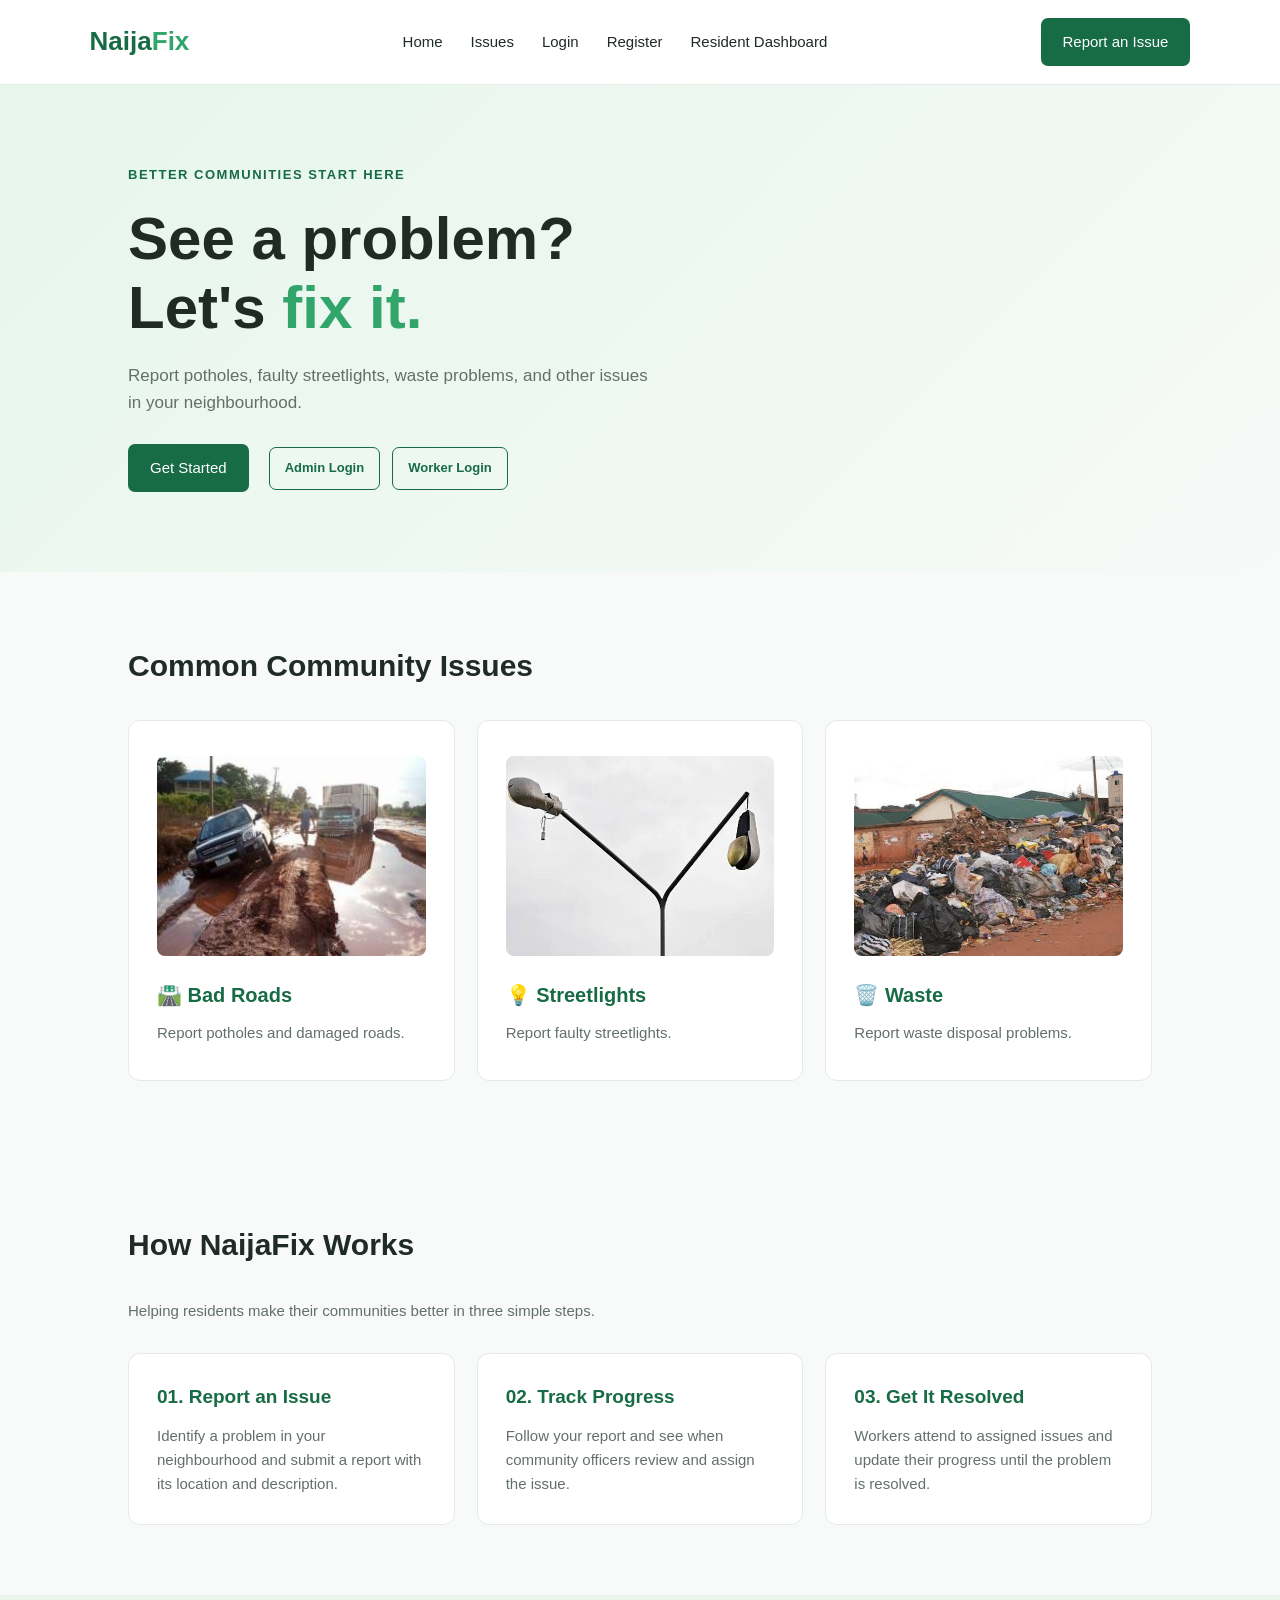
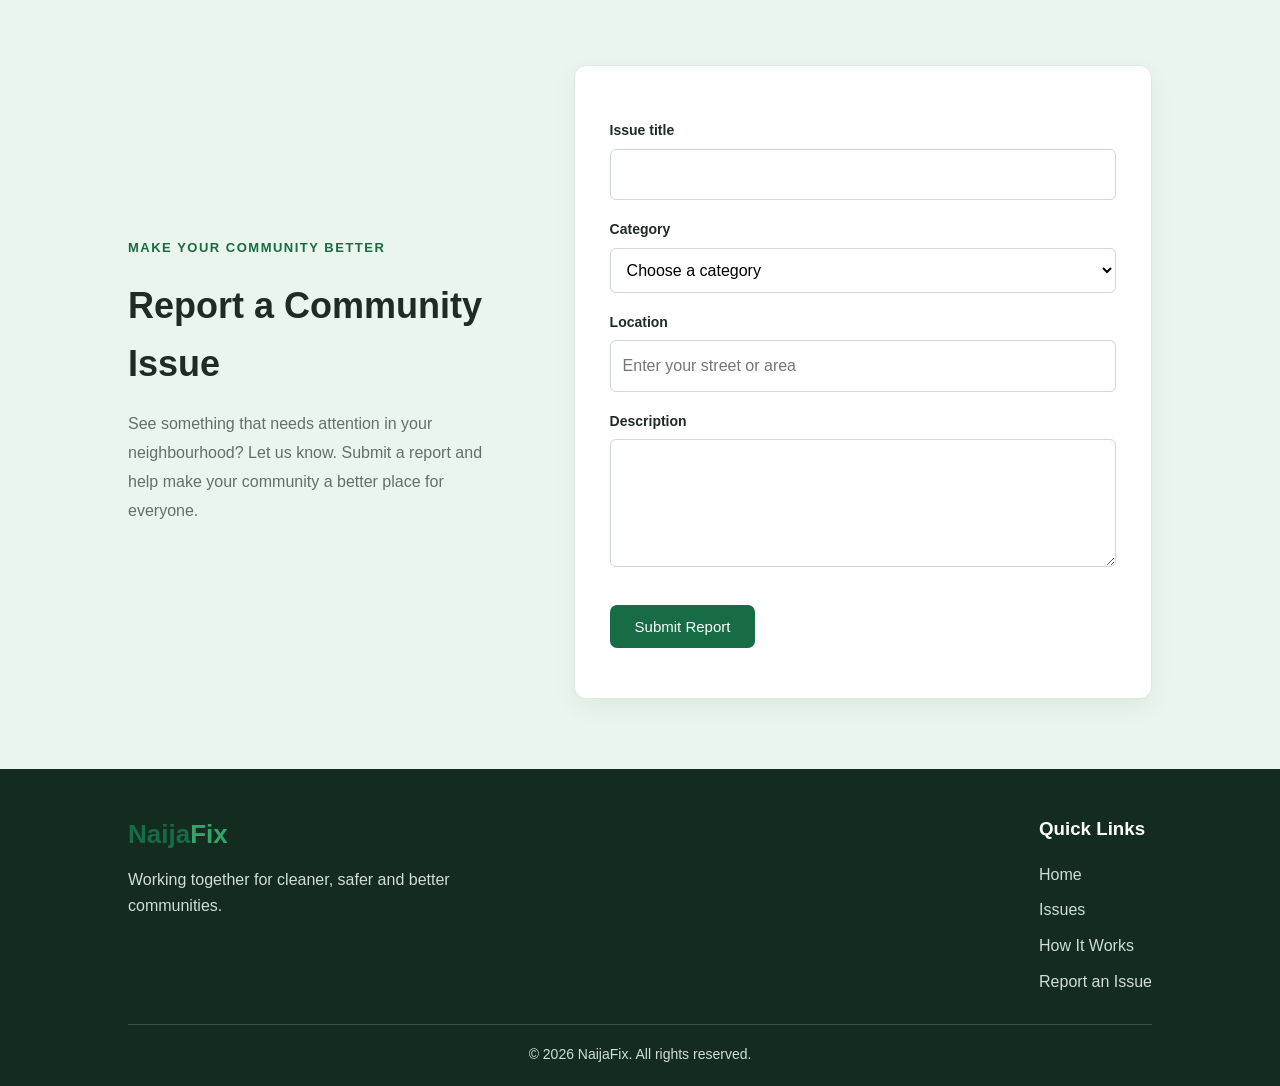
<file: index.html>
<!DOCTYPE html>
<html lang="en">
<head>
    <meta charset="UTF-8">
    <meta name="viewport" content="width=device-width, initial-scale=1.0">
    <title>NaijaFix Community Issues</title>
    <link rel="stylesheet" href="style.css">
    <script src="script.js" defer></script>
</head>
<body>

    <header class="header">
        <nav class="navbar">
            <a href="#" class="logo">Naija<span>Fix</span></a>
            <button class="menu-toggle" aria-label="Open navigation menu"
    aria-expanded="false" aria-controls="nav-links">
    ☰
</button>

            <ul class="nav-links" id="nav-links">
                <li><a href="#home">Home</a></li>
                <li><a href="#issues">Issues</a></li>
                <li><a href="pages/login.html">Login</a></li>
                <li><a href="pages/register.html">Register</a></li>
                <li><a href="pages/For_resident.html">Resident Dashboard</a></li>
            </ul>

            <a href="#report" class="btn">Report an Issue</a>
        </nav>
    </header>

    <main>
        <section class="hero" id="home">
            <div class="hero-content">
                <p class="eyebrow">BETTER COMMUNITIES START HERE</p>
                <h1>See a problem?<br>Let's <span>fix it.</span></h1>

                <p>
                    Report potholes, faulty streetlights, waste problems,
                    and other issues in your neighbourhood.
                </p>

               <div class="hero-actions">
    <a href="pages/register.html" class="btn">Get Started</a>

    <div class="staff-login">
        <a href="pages/admin.html">Admin Login</a>
        <a href="pages/workers.html">Worker Login</a>
    </div>
</div>

        </section>

        <section class="issues" id="issues">
            <h2>Common Community Issues</h2>

            <div class="issue-grid">
                <article class="issue-card">
                    <img src="./images/bad-road.jpeg" alt="">
                    <h3>🛣️ Bad Roads</h3>
                    <p>Report potholes and damaged roads.</p>
                </article>

                <article class="issue-card">
                    <img src="./images/streetlight.jpg" alt="">
                    <h3>💡 Streetlights</h3>
                    <p>Report faulty streetlights.</p>
                </article>

                <article class="issue-card">
                    <img src="./images/images (1).jpg" alt="">
                    <h3>🗑️ Waste</h3>
                    <p>Report waste disposal problems.</p>
                </article>
            </div>
        </section>

        <section class="how-it-works" id="how-it-works">
    <h2>How NaijaFix Works</h2>
    <p class="section-description">
        Helping residents make their communities better in three simple steps.
    </p>

    <div class="steps-container">

        <article class="step-card">
            <h3>01. Report an Issue</h3>
            <p>
                Identify a problem in your neighbourhood and submit
                a report with its location and description.
            </p>
        </article>

        <article class="step-card">
            <h3>02. Track Progress</h3>
            <p>
                Follow your report and see when community officers
                review and assign the issue.
            </p>
        </article>

        <article class="step-card">
            <h3>03. Get It Resolved</h3>
            <p>
                Workers attend to assigned issues and update their
                progress until the problem is resolved.
            </p>
        </article>

    </div>
</section>

        <!-- <section class="report-section" id="report">
            <h2>Report an Issue</h2>

            <form id="report-form">
                <label for="title">Issue title</label>
                <input type="text" id="title" required>

                <label for="category">Category</label>
                <select id="category" required>
                    <option value="">Choose a category</option>
                    <option value="Roads">Bad Roads</option>
                    <option value="Streetlights">Streetlights</option>
                    <option value="Waste">Waste Management</option>
                    <option value="Water">Water Supply</option>
                    <option value="Other">Other</option>
                </select>

                <label for="location">Location</label>
                <input type="text" id="location" placeholder="Enter your street or area" required>

                <label for="description">Description</label>
                <textarea id="description" rows="4" required></textarea>

                <button type="submit" class="btn">Submit Report</button>
                <p id="form-message" aria-live="polite"></p>
            </form>
        </section> -->
        <section class="report-section" id="report">

    <div class="report-intro">
        <p class="eyebrow">MAKE YOUR COMMUNITY BETTER</p>
        <h2>Report a Community Issue</h2>
        <p>
            See something that needs attention in your neighbourhood?
            Let us know. Submit a report and help make your community
            a better place for everyone.
        </p>
    </div>

    <form id="report-form">
        <label for="title">Issue title</label>
        <input type="text" id="title" required>

        <label for="category">Category</label>
        <select id="category" required>
            <option value="">Choose a category</option>
            <option value="Roads">Bad Roads</option>
            <option value="Streetlights">Streetlights</option>
            <option value="Waste">Waste Management</option>
            <option value="Water">Water Supply</option>
            <option value="Other">Other</option>
        </select>

        <label for="location">Location</label>
        <input type="text" id="location"
            placeholder="Enter your street or area" required>

        <label for="description">Description</label>
        <textarea id="description" rows="4" required></textarea>

        <button type="submit" class="btn">Submit Report</button>
        <p id="form-message" aria-live="polite"></p>
    </form>

</section>

    </main>

    <footer class="footer">

    <div class="footer-content">

        <div class="footer-brand">
            <a href="#home" class="logo">Naija<span>Fix</span></a>
            <p>Working together for cleaner, safer and better communities.</p>
        </div>

        <div class="footer-links">
            <h3>Quick Links</h3>
            <a href="#home">Home</a>
            <a href="#issues">Issues</a>
            <a href="#how-it-works">How It Works</a>
            <a href="#report">Report an Issue</a>
        </div>

    </div>

    <div class="footer-bottom">
        <p>&copy; 2026 NaijaFix. All rights reserved.</p>
    </div>

</footer>

</div>
</body>
</html>
</file>
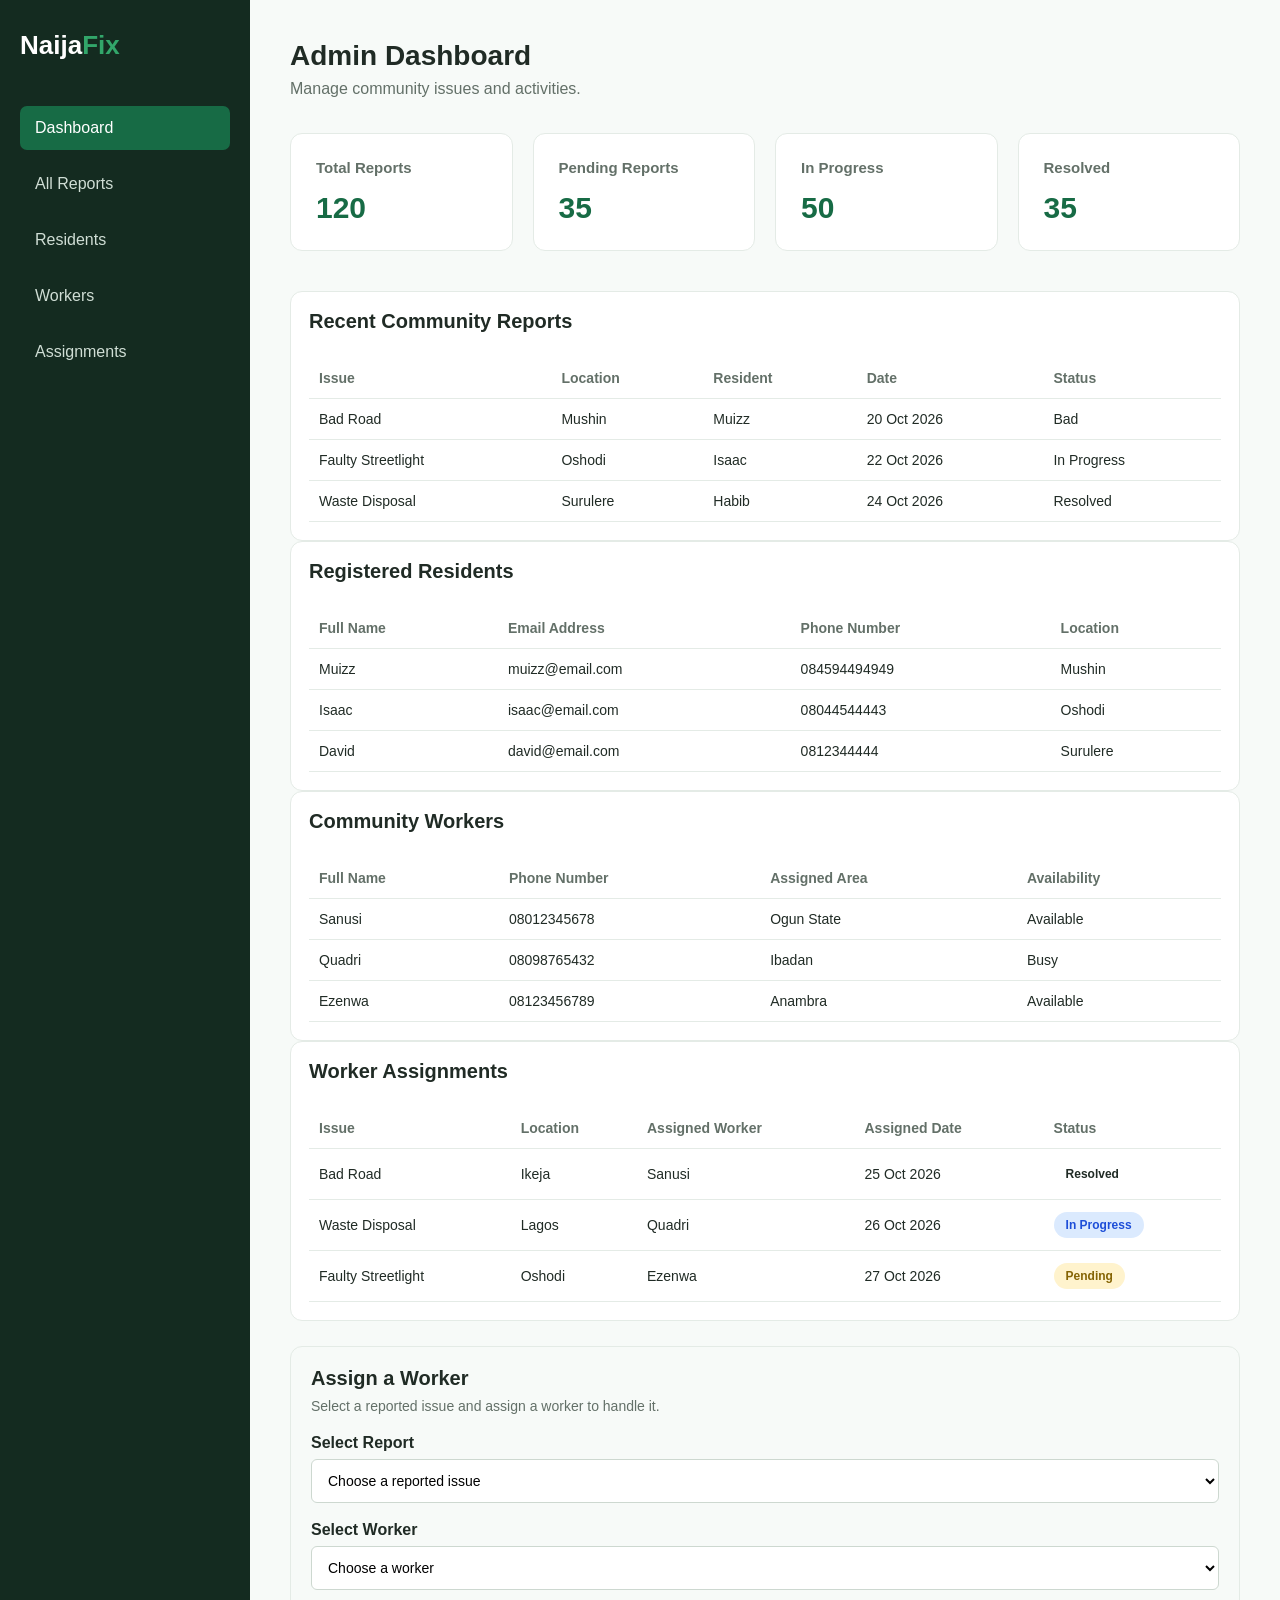
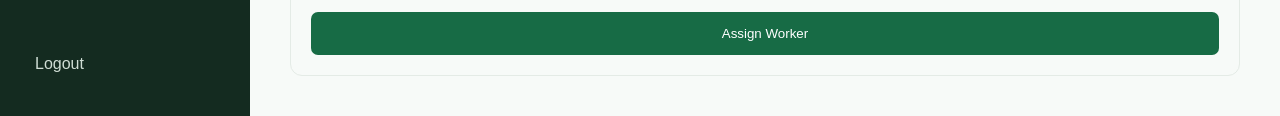
<file: pages/admin.html>
<!DOCTYPE html>
<html lang="en">
<head>
    <meta charset="UTF-8">
    <meta name="viewport" content="width=device-width, initial-scale=1.0">
    <title>Admin Dashboard | NaijaFix</title>
    <link rel="stylesheet" href="admin.css">
</head>
<body>

    <div class="admin-dashboard">

        <!-- SIDEBAR -->
        <aside class="sidebar">

            <a href="../index.html" class="logo">
                Naija<span>Fix</span>
            </a>

            <nav class="sidebar-nav">
                <a href="#" class="active">Dashboard</a>
                <a href="#all-reports">All Reports</a>
                <a href="#residents">Residents</a>
                <a href="#workers">Workers</a>
                <a href="#assignments">Assignments</a>
            </nav>

            <a href="../index.html" class="logout">Logout</a>

        </aside>

        <!-- MAIN CONTENT -->
        <main class="main-content">

            <header class="dashboard-header">
                <div>
                    <h1>Admin Dashboard</h1>
                    <p>Manage community issues and activities.</p>
                </div>
            </header>

            <!-- STATISTICS -->
            <section class="stats-container">

                <article class="stat-card">
                    <h3>Total Reports</h3>
                    <p>120</p>
                </article>

                <article class="stat-card">
                    <h3>Pending Reports</h3>
                    <p>35</p>
                </article>

                <article class="stat-card">
                    <h3>In Progress</h3>
                    <p>50</p>
                </article>

                <article class="stat-card">
                    <h3>Resolved</h3>
                    <p>35</p>
                </article>

            </section>

            <!-- RECENT REPORTS -->
            <section class="recent-reports" id="all-reports">

                <h2>Recent Community Reports</h2>

                <table>
                    <thead>
                        <tr>
                            <th>Issue</th>
                            <th>Location</th>
                            <th>Resident</th>
                            <th>Date</th>
                            <th>Status</th>
                        </tr>
                    </thead>

                    <tbody>
                        <tr>
                            <td>Bad Road</td>
                            <td>Mushin</td>
                            <td>Muizz</td>
                            <td>20 Oct 2026</td>
                            <td>Bad</td>
                        </tr>

                        <tr>
                            <td>Faulty Streetlight</td>
                            <td>Oshodi</td>
                            <td>Isaac</td>
                            <td>22 Oct 2026</td>
                            <td>In Progress</td>
                        </tr>

                        <tr>
                            <td>Waste Disposal</td>
                            <td>Surulere</td>
                            <td>Habib</td>
                            <td>24 Oct 2026</td>
                            <td>Resolved</td>
                        </tr>
                    </tbody>
                </table>

            </section>
            <section class="recent-reports" id="residents">
    <h2>Registered Residents</h2>

    <table>
        <thead>
            <tr>
                <th>Full Name</th>
                <th>Email Address</th>
                <th>Phone Number</th>
                <th>Location</th>
            </tr>
        </thead>

        <tbody>
            <tr>
                <td>Muizz</td>
                <td>muizz@email.com</td>
                <td>084594494949</td>
                <td>Mushin</td>
            </tr>

            <tr>
                <td>Isaac</td>
                <td>isaac@email.com</td>
                <td>08044544443</td>
                <td>Oshodi</td>
            </tr>

            <tr>
                <td>David</td>
                <td>david@email.com</td>
                <td>0812344444</td>
                <td>Surulere</td>
            </tr>
        </tbody>
    </table>
</section>
<section class="recent-reports" id="workers">
    <h2>Community Workers</h2>

    <table>
        <thead>
            <tr>
                <th>Full Name</th>
                <th>Phone Number</th>
                <th>Assigned Area</th>
                <th>Availability</th>
            </tr>
        </thead>

        <tbody>
            <tr>
                <td>Sanusi</td>
                <td>08012345678</td>
                <td>Ogun State</td>
                <td>Available</td>
            </tr>

            <tr>
                <td>Quadri</td>
                <td>08098765432</td>
                <td>Ibadan</td>
                <td>Busy</td>
            </tr>

            <tr>
                <td>Ezenwa</td>
                <td>08123456789</td>
                <td>Anambra</td>
                <td>Available</td>
            </tr>
        </tbody>
    </table>
</section>

<section class="recent-reports" id="assignments">
    <h2>Worker Assignments</h2>

    <table>
        <thead>
            <tr>
                <th>Issue</th>
                <th>Location</th>
                <th>Assigned Worker</th>
                <th>Assigned Date</th>
                <th>Status</th>
            </tr>
        </thead>

        <tbody>
            <tr>
                <td>Bad Road</td>
                <td>Ikeja</td>
                <td>Sanusi</td>
                <td>25 Oct 2026</td>
                <td><span class="status Resolved">Resolved</span></td>
            </tr>

            <tr>
                <td>Waste Disposal</td>
                <td>Lagos</td>
                <td>Quadri</td>
                <td>26 Oct 2026</td>
                <td><span class="status in-progress">In Progress</span></td>
            </tr>

            <tr>
                <td>Faulty Streetlight</td>
                <td>Oshodi</td>
                <td>Ezenwa</td>
                <td>27 Oct 2026</td>
                <td><span class="status pending">Pending</span></td>
            </tr>
        </tbody>
    </table>
</section>
    
<div class="assignment-form">
    <h2>Assign a Worker</h2>
    <p>Select a reported issue and assign a worker to handle it.</p>

    <form>
        <label for="report">Select Report</label>
        <select id="report" required>
            <option value="">Choose a reported issue</option>
            <option value="Bad Road - Ikeja">Bad Road - Ikeja</option>
            <option value="Waste Disposal - Ojota">Waste Disposal - Ojota</option>
            <option value="Faulty Streetlight - Maryland">Faulty Streetlight - Maryland</option>
        </select>

        <label for="worker">Select Worker</label>
        <select id="worker" required>
            <option value="">Choose a worker</option>
            <option value="Sanusi">Sanusi</option>
            <option value="Quadri">Quadri</option>
            <option value="Ezenwa">Ezenwa</option>
        </select>

        <button type="submit">Assign Worker</button>
    </form>
</div>

        </main>

    </div>

</body>
</html>
</file>
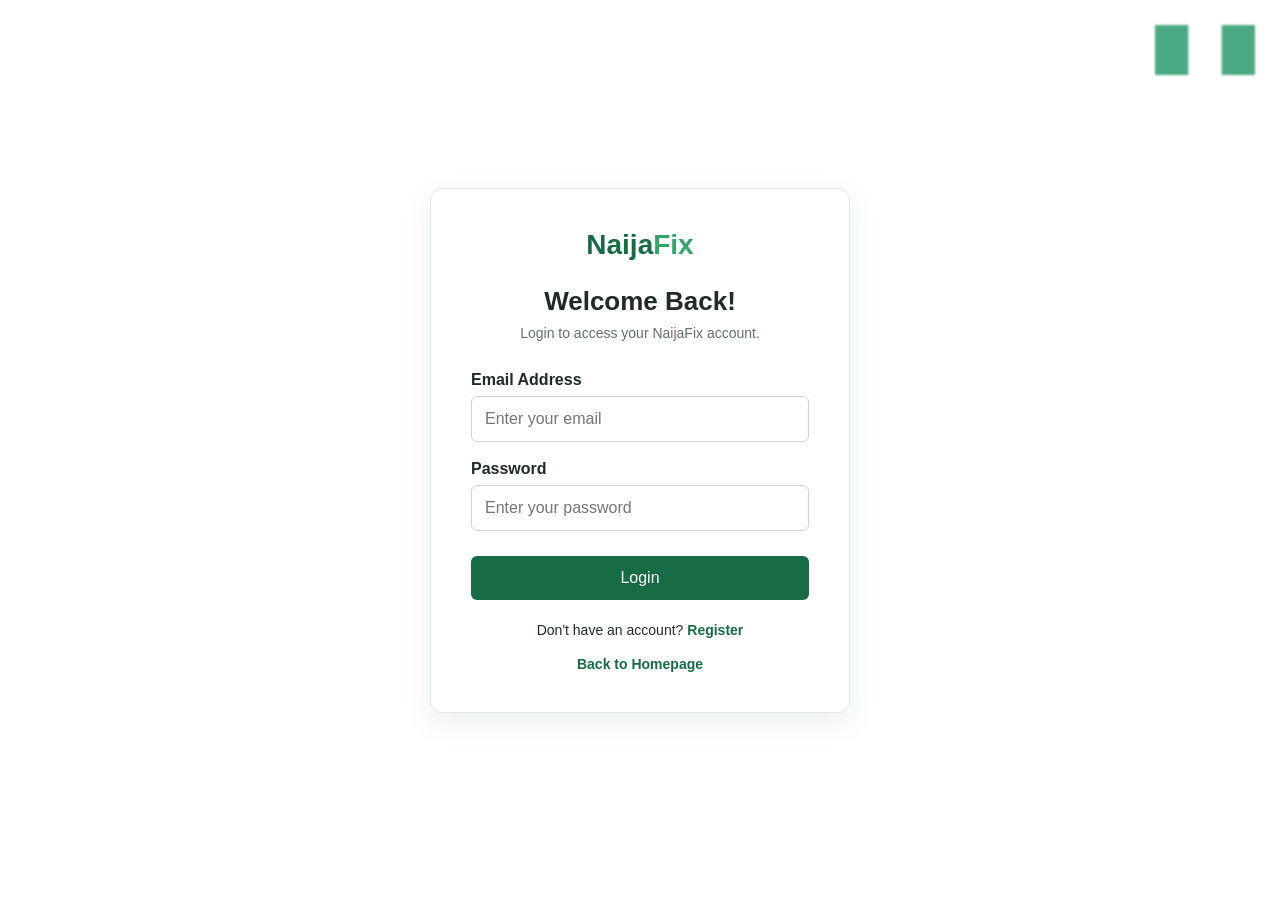
<file: pages/login.html>
<!DOCTYPE html>
<html lang="en">
<head>
    <meta charset="UTF-8">
    <meta name="viewport" content="width=device-width, initial-scale=1.0">
    <title>Login | NaijaFix</title>
    <link rel="stylesheet" href="login.css">
</head>
<body>
<img src="../images/Flag.png" alt="Flag" class="nigeria-flag"
style="background-image: url('../images/Flag.png'); background-size: cover; background-position: center; filter: blur(1px); opacity: 0.7; position: absolute; width: 100px; height: auto; top: 25px; right: 25px;">
    <div class="login-container">

        <div class="login-header">
            <a href="../index.html" class="logo">Naija<span>Fix</span></a>
            <h2>Welcome Back!</h2>
            <p>Login to access your NaijaFix account.</p>
        </div>

        <form>
            <label for="email">Email Address</label>
            <input type="email" id="email" placeholder="Enter your email" required>

            <label for="password">Password</label>
            <input type="password" id="password" placeholder="Enter your password" required
            minlength="8">

            <button type="submit">Login</button>
        </form>

        <p class="register-link">
            Don't have an account?
            <a href="register.html">Register</a>
        </p>

        <a href="../index.html" class="back-home">Back to Homepage</a>

    </div>

</body>
</html>
</file>
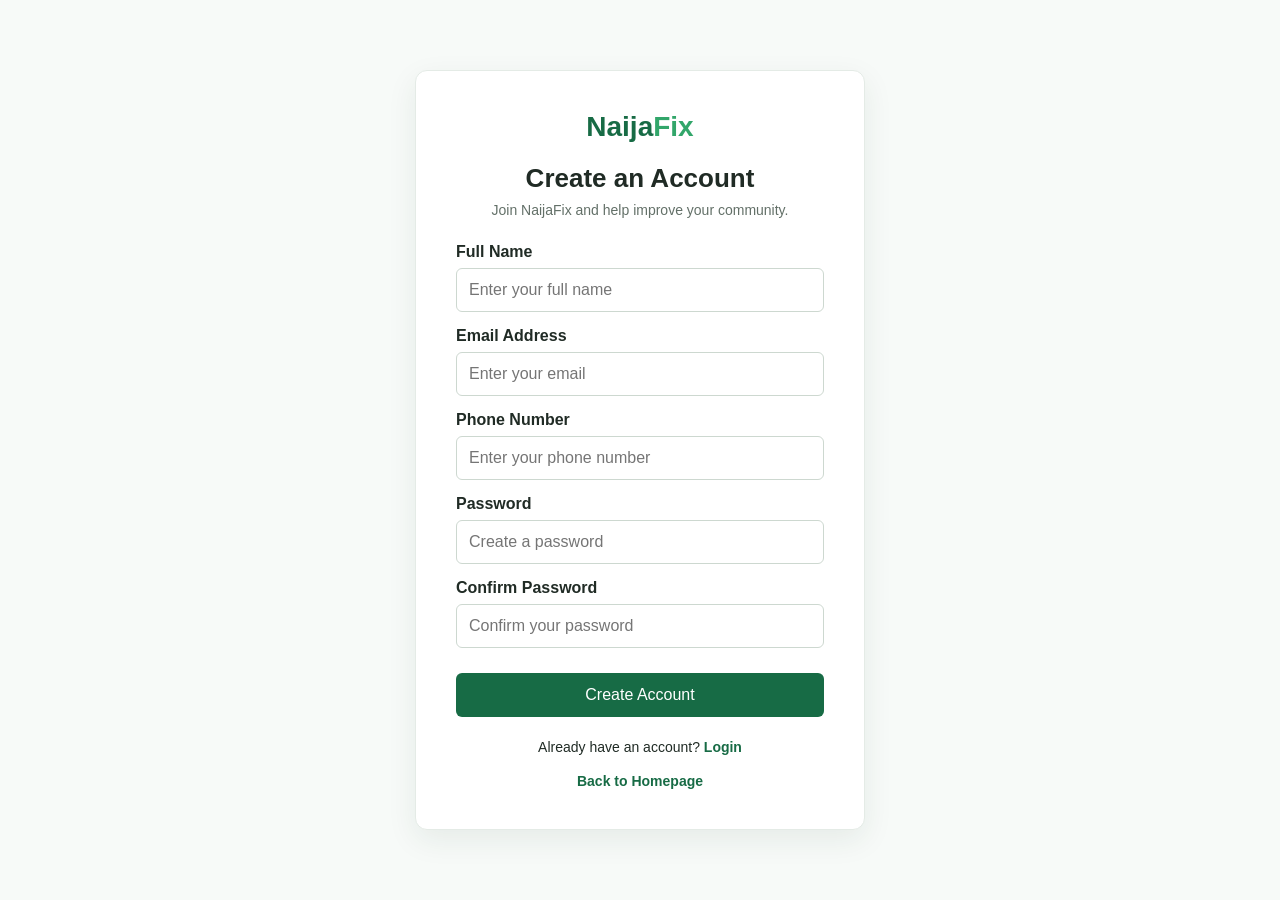
<file: pages/register.html>
<!DOCTYPE html>
<html lang="en">
<head>
    <meta charset="UTF-8">
    <meta name="viewport" content="width=device-width, initial-scale=1.0">
    <title>Register | NaijaFix</title>
    <link rel="stylesheet" href="register.css">
</head>
<body>

    <div class="register-container">

        <div class="register-header">
            <a href="../index.html" class="logo">Naija<span>Fix</span></a>
            <h2>Create an Account</h2>
            <p>Join NaijaFix and help improve your community.</p>
        </div>

        <form>
            <label for="fullname">Full Name</label>
            <input type="text" id="fullname" placeholder="Enter your full name" required>

            <label for="email">Email Address</label>
            <input type="email" id="email" placeholder="Enter your email" required>

            <label for="phone">Phone Number</label>
            <input type="tel" id="phone" placeholder="Enter your phone number" required>

            <label for="password">Password</label>
            <input type="password" id="password" placeholder="Create a password" minlength="8" required>

            <label for="confirm-password">Confirm Password</label>
            <input type="password" id="confirm-password" placeholder="Confirm your password">

            <button type="submit">Create Account</button>
        </form>

        <p class="login-link">
            Already have an account?
            <a href="login.html">Login</a>
        </p>

        <a href="../index.html" class="back-home">Back to Homepage</a>

    </div>

</body>
</html>
</file>
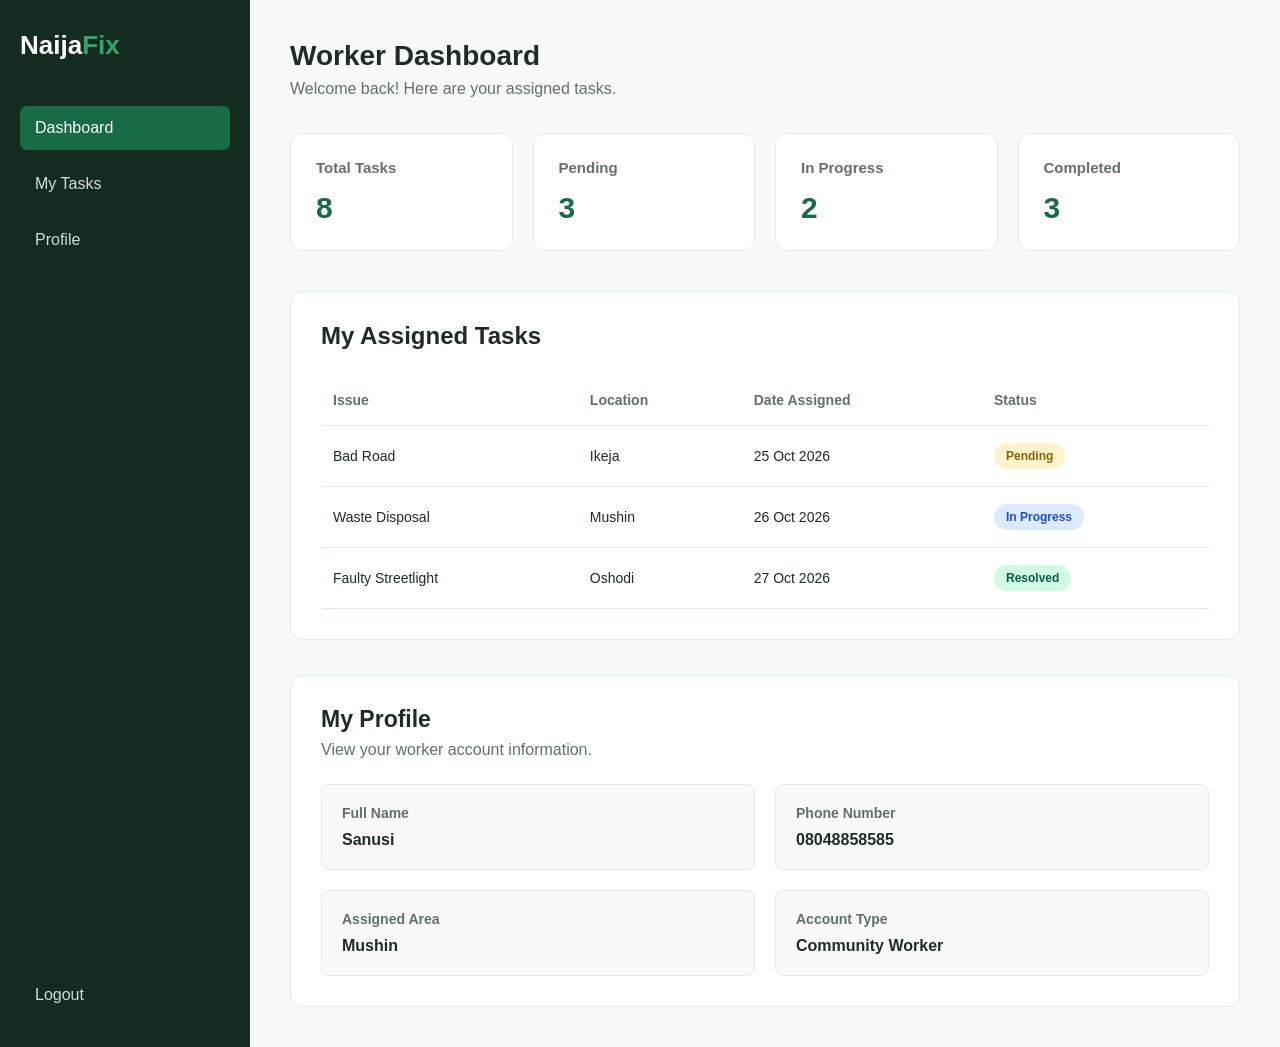
<file: pages/workers.html>
<!DOCTYPE html>
<html lang="en">
<head>
    <meta charset="UTF-8">
    <meta name="viewport" content="width=device-width, initial-scale=1.0">
    <title>Worker Dashboard | NaijaFix</title>
    <link rel="stylesheet" href="worker.css">
</head>
<body>

    <div class="worker-dashboard">

        <aside class="sidebar">
            <a href="../index.html" class="logo">Naija<span>Fix</span></a>

            <nav class="sidebar-nav">
                <a href="#dashboard" class="active">Dashboard</a>
                <a href="#my-tasks">My Tasks</a>
                <a href="#profile">Profile</a>
            </nav>

            <a href="../index.html" class="logout">Logout</a>
        </aside>

        <main class="main-content" id="dashboard">

            <header class="dashboard-header">
                <div>
                    <h1>Worker Dashboard</h1>
                    <p>Welcome back! Here are your assigned tasks.</p>
                </div>
            </header>

            <section class="stats-container">
                <article class="stat-card">
                    <h3>Total Tasks</h3>
                    <p>8</p>
                </article>

                <article class="stat-card">
                    <h3>Pending</h3>
                    <p>3</p>
                </article>

                <article class="stat-card">
                    <h3>In Progress</h3>
                    <p>2</p>
                </article>

                <article class="stat-card">
                    <h3>Completed</h3>
                    <p>3</p>
                </article>
            </section>

            <section class="recent-reports" id="my-tasks">
                <h2>My Assigned Tasks</h2>

                <table>
                    <thead>
                        <tr>
                            <th>Issue</th>
                            <th>Location</th>
                            <th>Date Assigned</th>
                            <th>Status</th>
                        </tr>
                    </thead>

                    <tbody>
                        <tr>
                            <td>Bad Road</td>
                            <td>Ikeja</td>
                            <td>25 Oct 2026</td>
                            <td><span class="status pending">Pending</span></td>
                        </tr>

                        <tr>
                            <td>Waste Disposal</td>
                            <td>Mushin</td>
                            <td>26 Oct 2026</td>
                            <td><span class="status in-progress">In Progress</span></td>
                        </tr>

                        <tr>
                            <td>Faulty Streetlight</td>
                            <td>Oshodi</td>
                            <td>27 Oct 2026</td>
                            <td><span class="status resolved">Resolved</span></td>
                        </tr>
                    </tbody>
                </table>
            </section>

            <section class="profile-section" id="profile">
                <h2>My Profile</h2>
                <p>View your worker account information.</p>

                <div class="profile-details">
                    <div class="profile-item">
                        <h4>Full Name</h4>
                        <p>Sanusi</p>
                    </div>

                    <div class="profile-item">
                        <h4>Phone Number</h4>
                        <p>08048858585</p>
                    </div>

                    <div class="profile-item">
                        <h4>Assigned Area</h4>
                        <p>Mushin</p>
                    </div>

                    <div class="profile-item">
                        <h4>Account Type</h4>
                        <p>Community Worker</p>
                    </div>
                </div>
            </section>

        </main>
    </div>

</body>
</html>
</file>
<file: style.css>
/* GENERAL STYLING */
* {
    margin: 0;
    padding: 0;
    box-sizing: border-box;
}

html {
    scroll-behavior: smooth;
}

body {
    font-family: Arial, sans-serif;
    background-color: #f7faf8;
    color: #202b25;
    line-height: 1.6;
}

a {
    text-decoration: none;
    color: inherit;
}

.header {
    background-color: #ffffff;
    padding: 18px 7%;
    border-bottom: 1px solid #e5ebe7;
    
    position:sticky;
    top: 0;
    z-index: 1000;
}

.navbar {
    display: flex;
    justify-content: space-between;
    align-items: center;
    gap: 25px;
}

.logo {
    font-size: 26px;
    font-weight: bold;
    color: #176b45;
}

.logo span,
.hero h1 span {
    color: #32a66a;
}

.nav-links {
    display: flex;
    align-items: center;
    gap: 28px;
    list-style: none;
}

.nav-links a {
    font-size: 15px;
    transition: color 0.3s;
}

.nav-links a:hover {
    color: #26945b;
}

.btn {
    display: inline-block;
    background-color: #176b45;
    color: #ffffff;
    padding: 12px 22px;
    border: none;
    border-radius: 7px;
    font-size: 15px;
    cursor: pointer;
    transition: background-color 0.3s, transform 0.3s;
}

.btn:hover {
    background-color: #105436;
    transform: translateY(-2px);
}

/* HERO SECTION */
.hero {
    min-height: 480px;
    padding: 80px 10%;
    display: flex;
    align-items: center;
    background: linear-gradient(135deg, #e6f6ec, #f7faf8);
}

.hero-content {
    max-width: 650px;
}

.eyebrow {
    color: #176b45;
    font-size: 13px;
    font-weight: bold;
    letter-spacing: 1.5px;
    margin-bottom: 18px;
}

.hero h1 {
    font-size: clamp(38px, 5vw, 60px);
    line-height: 1.15;
    margin-bottom: 20px;
}

.hero-content > p:not(.eyebrow) {
    max-width: 520px;
    color: #637068;
    font-size: 17px;
    margin-bottom: 28px;
}

/* ISSUES SECTION */
.issues,
.how-it-works,
.report-section {
    padding: 70px 10%;
}

.issues h2,
.how-it-works h2,
.report-section h2 {
    font-size: 30px;
    margin-bottom: 30px;
}

.issue-grid {
    display: grid;
    grid-template-columns: repeat(3, minmax(0, 1fr));
    gap: 22px;
}

.issue-card {
    background-color: #ffffff;
    padding: 35px 28px;
    border: 1px solid #e4ebe6;
    border-radius: 12px;
    min-height: 150px;
    transition: transform 0.3s, box-shadow 0.3s;
    cursor: pointer;
}
.issue-card {
    background-color: #ffffff;
    padding: 35px 28px;
    border: 1px solid #e4ebe6;
    border-radius: 12px;
    min-height: 150px;
    transition: transform 0.3s, box-shadow 0.3s;
    cursor: pointer;
}

/* Add the image CSS below */
.issue-card img {
    width: 100%;
    height: 200px;
    object-fit: cover;
    border-radius: 8px;
    margin-bottom: 15px;
}

.issue-card:hover {
    transform: translateY(-5px);
    box-shadow: 0 10px 25px rgba(20, 70, 42, 0.09);
}

.issue-card h3 {
    font-size: 20px;
    color: #176b45;
    margin-bottom: 10px;
}

.issue-card p,
.how-it-works > p {
    color: #637068;
    font-size: 15px;
}
/* HOW IT WORKS SECTION */

.section-description {
    color: #637068;
    margin-bottom: 30px;
}

.steps-container {
    display: grid;
    grid-template-columns: repeat(3, 1fr);
    gap: 22px;
}

.step-card {
    background-color: #ffffff;
    padding: 28px;
    border: 1px solid #e4ebe6;
    border-radius: 12px;
    transition: transform 0.3s, box-shadow 0.3s;
}

.step-card h3 {
    color: #176b45;
    font-size: 19px;
    margin-bottom: 12px;
}

.step-card p {
    color: #637068;
    font-size: 15px;
}

.step-card:hover {
    transform: translateY(-5px);
    box-shadow: 0 10px 25px rgba(20, 70, 42, 0.09);
}
/* REPORT FORM */
.report-section {
    display: grid;
    grid-template-columns: 0.8fr 1.2fr;
    align-items: center;
    gap: 60px;
}

.report-intro h2 {
    font-size: 36px;
    margin-bottom: 18px;
}

.report-intro > p:last-child {
    color: #637068;
    font-size: 16px;
    max-width: 400px;
    line-height: 1.8;
}
.report-section {
    background-color: #eaf5ee;
}

.report-section > p {
    margin-bottom: 20px;
}

#report-form {
    max-width: 650px;
    background-color: #ffffff;
    padding: 35px;
    width: 100%;
    border-radius: 12px;
    border: 1px solid #e0e9e3;
    box-shadow: 0 8px 25px rgba(20, 70, 42, 0.06);
}

#report-form label {
    display: block;
    font-weight: bold;
    margin: 18px 0 7px;
    font-size: 14px;
    color: #202b25;
}

#report-form input,
#report-form select,
#report-form textarea {
    width: 100%;
    padding: 12px;
    font: inherit;
    border: 1px solid #cdd8d0;
    border-radius: 6px;
    background-color: #ffffff;
    outline: none;
    transition: border-color 0.3s, box-shadow 0.3s;
}

#report-form input:focus,
#report-form select:focus,
#report-form textarea:focus {
    border-color: #26945b;
    box-shadow: 0 0 0 3px rgba(38, 148, 91, 0.12);
}

#report-form textarea {
    resize: vertical;
    margin-bottom: 20px;
}

#form-message {
    margin-top: 15px;
    color: #176b45;
}
#report-form button {
    margin-top: 10px;
    padding: 13px 25px;
}

/* FOOTER */

.footer {
    background-color: #142b20;
    color: #ffffff;
    padding: 45px 10% 20px;
}

.footer-content {
    display: flex;
    justify-content: space-between;
    gap: 40px;
    padding-bottom: 30px;
}

.footer-brand {
    max-width: 350px;
}

.footer-brand p {
    margin-top: 12px;
    color: #d0ded5;
}

.footer-links {
    display: flex;
    flex-direction: column;
    gap: 10px;
}

.footer-links h3 {
    margin-bottom: 8px;
}

.footer-links a {
    color: #d0ded5;
    transition: color 0.3s;
}

.footer-links a:hover {
    color: #32a66a;
}

.footer-bottom {
    border-top: 1px solid #355143;
    padding-top: 18px;
    text-align: center;
    color: #d0ded5;
    font-size: 14px;
}
.hero-actions {
    display: flex;
    align-items: center;
    gap: 20px;
}

.staff-login {
    display: flex;
    gap: 12px;
}

.staff-login a {
    padding: 10px 15px;
    color: #176b45;
    font-size: 13px;
    font-weight: bold;
    border: 1px solid #176b45;
    border-radius: 7px;
    transition: 0.3s ease;
}

.staff-login a:hover {
    background-color: #176b45;
    color: #ffffff;
}

/* RESPONSIVE DESIGN */

/* RESPONSIVE DESIGN */

/* TABLET VIEW */
@media (max-width: 800px) {

    .header {
        padding: 16px 5%;
    }

    .navbar {
        flex-wrap: wrap;
        gap: 18px;
    }

    .nav-links {
        gap: 16px;
        flex-wrap: wrap;
    }

    .hero {
        padding: 65px 7%;
    }

    .hero h1 {
        font-size: 44px;
    }

    .issues,
    .how-it-works,
    .report-section {
        padding: 55px 7%;
    }

    .issue-grid,
    .steps-container {
        grid-template-columns: repeat(2, minmax(0, 1fr));
    }

    .report-section {
        grid-template-columns: 1fr;
        gap: 30px;
    }

    #report-form {
        max-width: 100%;
    }

    .footer {
        padding: 40px 7% 20px;
    }

}

/* MOBILE VIEW */
@media (max-width: 550px) {

    .header {
        padding: 15px 5%;
    }

    .navbar {
        flex-direction: column;
        gap: 15px;
    }

    .logo {
        font-size: 24px;
    }

    .nav-links {
        width: 100%;
        justify-content: center;
        gap: 12px 18px;
    }

    .nav-links a {
        font-size: 13px;
    }

    .navbar > .btn {
        width: 100%;
        text-align: center;
    }

    .hero {
        min-height: auto;
        padding: 55px 6%;
    }

    .hero h1 {
        font-size: 36px;
    }

    .hero-content > p:not(.eyebrow) {
        font-size: 15px;
    }

    .hero-actions {
        flex-direction: column;
        align-items: stretch;
        gap: 15px;
    }

    .staff-login {
        flex-direction: column;
    }

    .staff-login a {
        text-align: center;
    }

    .issues,
    .how-it-works,
    .report-section {
        padding: 45px 6%;
    }

    .issues h2,
    .how-it-works h2,
    .report-section h2 {
        font-size: 25px;
    }

    .issue-grid,
    .steps-container {
        grid-template-columns: 1fr;
    }

    .issue-card {
        padding: 25px 20px;
    }

    .issue-card img {
        height: 190px;
    }

    .report-intro h2 {
        font-size: 29px;
    }

    #report-form {
        padding: 20px;
    }

    #report-form button {
        width: 100%;
    }

    .footer-content {
        flex-direction: column;
        gap: 30px;
    }

    .footer {
        padding: 35px 6% 20px;
    }

    .footer-bottom {
        font-size: 12px;
    }

}

/* HAMBURGER MENU */

.menu-toggle {
    display: none;
    background: none;
    border: none;
    color: #176b45;
    font-size: 30px;
    cursor: pointer;
}

/* MOBILE NAVIGATION */
@media (max-width: 550px) {

    .navbar {
        position: relative;
        align-items: stretch;
    }

    .menu-toggle {
        display: block;
        position: absolute;
        right: 0;
        top: -5px;
    }

    .nav-links {
        display: none;
        flex-direction: column;
        align-items: center;
        width: 100%;
        gap: 15px;
        padding: 15px 0;
        border-top: 1px solid #e5ebe7;
    }

    .nav-links.active {
        display: flex;
    }

}

/* HAMBURGER MENU */

.menu-toggle {
    display: none;
    background: none;
    border: none;
    color: #176b45;
    font-size: 30px;
    cursor: pointer;
}

/* MOBILE NAVIGATION */
@media (max-width: 550px) {

    .navbar {
        position: relative;
        align-items: stretch;
    }

    .menu-toggle {
        display: block;
        position: absolute;
        right: 0;
        top: -5px;
    }

    .nav-links {
        display: none;
        flex-direction: column;
        align-items: center;
        width: 100%;
        gap: 15px;
        padding: 15px 0;
        border-top: 1px solid #e5ebe7;
    }

    .nav-links.active {
        display: flex;
    }

}
</file>
<file: pages/admin.css>
/* GENERAL STYLING */
* {
    margin: 0;
    padding: 0;
    box-sizing: border-box;
}

body {
    font-family: Arial, sans-serif;
    background-color: #f7faf8;
    color: #202b25;
}

a {
    text-decoration: none;
    color: inherit;
}

/* DASHBOARD LAYOUT */
.admin-dashboard {
    display: flex;
    min-height: 100vh;
}

/* SIDEBAR */
.sidebar {
    width: 250px;
    background-color: #142b20;
    color: #ffffff;
    padding: 30px 20px;
    display: flex;
    flex-direction: column;
}

.logo {
    font-size: 26px;
    font-weight: bold;
    color: #ffffff;
    margin-bottom: 45px;
}

.logo span {
    color: #32a66a;
}

.sidebar-nav {
    display: flex;
    flex-direction: column;
    gap: 12px;
}

.sidebar-nav a {
    padding: 13px 15px;
    border-radius: 7px;
    color: #d0ded5;
    transition: background-color 0.3s;
}

.sidebar-nav a:hover,
.sidebar-nav a.active {
    background-color: #176b45;
    color: #ffffff;
}

.logout {
    margin-top: auto;
    padding: 13px 15px;
    color: #d0ded5;
}

/* MAIN CONTENT */
.main-content {
    flex: 1;
    padding: 40px;
}

.dashboard-header {
    display: flex;
    justify-content: space-between;
    align-items: center;
    margin-bottom: 35px;
}

.dashboard-header h1 {
    font-size: 28px;
    margin-bottom: 8px;
}

.dashboard-header p {
    color: #637068;
}

/* STATISTICS */
.stats-container {
    display: grid;
    grid-template-columns: repeat(4, 1fr);
    gap: 20px;
    margin-bottom: 40px;
}

.stat-card {
    background-color: #ffffff;
    padding: 25px;
    border: 1px solid #e4ebe6;
    border-radius: 12px;
}

.stat-card h3 {
    color: #637068;
    font-size: 15px;
    margin-bottom: 15px;
}

.stat-card p {
    font-size: 30px;
    font-weight: bold;
    color: #176b45;
}

/* RECENT REPORTS */
.recent-reports {
    background-color: #ffffff;
    padding: 30px;
    border-radius: 12px;
    border: 1px solid #e4ebe6;
    overflow-x: auto;
}

.recent-reports h2 {
    margin-bottom: 25px;
}

table {
    width: 100%;
    border-collapse: collapse;
    text-align: left;
}

th,
td {
    padding: 17px 12px;
    border-bottom: 1px solid #e4ebe6;
}

th {
    color: #637068;
    font-size: 14px;
}

td {
    font-size: 14px;
}

/* ASSIGNMENT FORM */
.assignment-form {
    margin-top: 35px;
    padding: 30px;
    background-color: #f7faf8;
    border: 1px solid #e4ebe6;
    border-radius: 12px;
}

.assignment-form h2 {
    font-size: 22px;
    margin-bottom: 8px;
}

.assignment-form p {
    color: #637068;
    margin-bottom: 20px;
}

.assignment-form label {
    display: block;
    font-weight: bold;
    margin: 18px 0 7px;
}

.assignment-form select {
    width: 100%;
    max-width: 500px;
    padding: 12px;
    font: inherit;
    border: 1px solid #cdd8d0;
    border-radius: 6px;
    outline: none;
    background-color: #ffffff;
}

.assignment-form select:focus {
    border-color: #26945b;
    box-shadow: 0 0 0 3px rgba(38, 148, 91, 0.12);
}

.assignment-form button {
    display: block;
    margin-top: 22px;
    padding: 13px 22px;
    background-color: #176b45;
    color: #ffffff;
    border: none;
    border-radius: 7px;
    cursor: pointer;
}

.assignment-form button:hover {
    background-color: #125536;
}

/* REPORT STATUS */
.status {
    display: inline-block;
    padding: 6px 12px;
    border-radius: 20px;
    font-size: 12px;
    font-weight: bold;
}

.pending {
    background-color: #fff3cd;
    color: #856404;
}

.in-progress {
    background-color: #dbeafe;
    color: #1d4ed8;
}

.resolved {
    background-color: #d1fae5;
    color: #065f46;
}

/* ADMIN DASHBOARD MOBILE VIEW */

@media (max-width: 768px) {

    /* Dashboard layout */
    .admin-dashboard {
        flex-direction: column;
    }

    /* Sidebar */
    .sidebar {
        width: 100%;
        padding: 20px;
    }

    .logo {
        margin-bottom: 20px;
    }

    .sidebar-nav {
        flex-direction: row;
        flex-wrap: wrap;
        gap: 8px;
    }

    .sidebar-nav a {
        padding: 10px 12px;
        font-size: 13px;
    }

   .logout {
    margin-top: 15px;
    display: inline-block;
    width: fit-content;
    background-color: #176b45;
    border-radius: 7px;
    padding: 12px 20px;
}

    /* Main content */
    .main-content {
        padding: 20px;
        min-width: 0;
    }

    /* Dashboard heading */
    .dashboard-header h1 {
        font-size: 24px;
    }

    /* Statistics cards */
    .stats-container {
        grid-template-columns: repeat(2, minmax(0, 1fr));
        gap: 12px;
    }

    .stat-card {
        padding: 18px;
    }

    .stat-card h3 {
        font-size: 13px;
    }

    .stat-card p {
        font-size: 25px;
    }
}
    /* Mobile tables */
    .recent-reports {
        padding: 18px;
    }

    table {
        min-width: 600px;
    }

    th,
    td {
        padding: 12px 10px;
        white-space: nowrap;
    }

    .recent-reports h2 {
        font-size: 20px;
    }
    
    /* Assignment Form */
    .assignment-form {
        padding: 20px;
        margin-top: 25px;
    }

    .assignment-form h2 {
        font-size: 20px;
    }

    .assignment-form p {
        font-size: 14px;
    }

    .assignment-form select {
        max-width: 100%;
        font-size: 14px;
    }

    .assignment-form button {
        width: 100%;
        padding: 14px;
    }
</file>
<file: pages/login.css>
/* GENERAL STYLING */
* {
    margin: 0;
    padding: 0;
    box-sizing: border-box;
}


body {
    font-family: Arial, sans-serif;
    /* background: linear-gradient(
        rgba(0, 70, 35, 0.35),
        rgba(0, 70, 35, 0.35)
    ),
     linear-gradient(
        to right,
        #008751 33.33%,
        #ffffff 33.33%,
        #ffffff 66.66%,
        #008751 66.66%
    ); */
    color: #202b25;
    min-height: 100vh;
    display: flex;
    justify-content: center;
    align-items: center;
    padding: 20px;
}


/* LOGIN CONTAINER */
.login-container {
    width: 420px;
    background-color: #ffffff;
    padding: 40px;
    border-radius: 12px;
    border: 1px solid #e4ebe6;
    box-shadow: 0 10px 30px rgba(20, 70, 42, 0.08);
}

/* HEADER */
.login-header {
    text-align: center;
    margin-bottom: 30px;
}

.logo {
    display: inline-block;
    font-size: 28px;
    font-weight: bold;
    color: #176b45;
    text-decoration: none;
    margin-bottom: 25px;
}

.logo span {
    color: #32a66a;
}

.login-header h2 {
    font-size: 26px;
    margin-bottom: 8px;
}

.login-header p {
    color: #637068;
    font-size: 14px;
}

/* FORM */
form label {
    display: block;
    font-weight: bold;
    margin: 18px 0 7px;
}

form input {
    width: 100%;
    padding: 13px;
    border: 1px solid #cdd8d0;
    border-radius: 6px;
    font: inherit;
    outline: none;
}

form input:focus {
    border-color: #26945b;
    box-shadow: 0 0 0 3px rgba(38, 148, 91, 0.12);
}

form button {
    width: 100%;
    padding: 13px;
    margin-top: 25px;
    background-color: #176b45;
    color: #ffffff;
    border: none;
    border-radius: 6px;
    font-size: 16px;
    cursor: pointer;
}

form button:hover {
    background-color: #125437;
}

/* LINKS */
.register-link {
    text-align: center;
    margin-top: 22px;
    font-size: 14px;
}

.register-link a,
.back-home {
    color: #176b45;
    font-weight: bold;
    text-decoration: none;
}

.back-home {
    display: block;
    text-align: center;
    margin-top: 18px;
    font-size: 14px;
}
@media (max-width: 500px) {
    .login-container {
        width: 100%;
        max-width: 420px;
        padding: 28px 22px;
    }

    .login-header h2 {
        font-size: 23px;
    }
}
</file>
<file: pages/register.css>
/* GENERAL STYLING */
* {
    margin: 0;
    padding: 0;
    box-sizing: border-box;
}

body {
    font-family: Arial, sans-serif;
    background-color: #f7faf8;
    color: #202b25;
    min-height: 100vh;
    display: flex;
    justify-content: center;
    align-items: center;
    padding: 30px 0;
}

/* REGISTER CONTAINER */
.register-container {
    width: 450px;
    background-color: #ffffff;
    padding: 40px;
    border-radius: 12px;
    border: 1px solid #e4ebe6;
    box-shadow: 0 10px 30px rgba(20, 70, 42, 0.08);
}

/* HEADER */
.register-header {
    text-align: center;
    margin-bottom: 25px;
}

.logo {
    display: inline-block;
    font-size: 28px;
    font-weight: bold;
    color: #176b45;
    text-decoration: none;
    margin-bottom: 20px;
}

.logo span {
    color: #32a66a;
}

.register-header h2 {
    font-size: 26px;
    margin-bottom: 8px;
}

.register-header p {
    color: #637068;
    font-size: 14px;
}

/* FORM */
form label {
    display: block;
    font-weight: bold;
    margin: 15px 0 7px;
}

form input {
    width: 100%;
    padding: 12px;
    border: 1px solid #cdd8d0;
    border-radius: 6px;
    font: inherit;
    outline: none;
}

form input:focus {
    border-color: #26945b;
    box-shadow: 0 0 0 3px rgba(38, 148, 91, 0.12);
}

form button {
    width: 100%;
    padding: 13px;
    margin-top: 25px;
    background-color: #176b45;
    color: #ffffff;
    border: none;
    border-radius: 6px;
    font-size: 16px;
    cursor: pointer;
}

form button:hover {
    background-color: #125437;
}

/* LINKS */
.login-link {
    text-align: center;
    margin-top: 22px;
    font-size: 14px;
}

.login-link a,
.back-home {
    color: #176b45;
    font-weight: bold;
    text-decoration: none;
}

.back-home {
    display: block;
    text-align: center;
    margin-top: 18px;
    font-size: 14px;
}
</file>
<file: pages/worker.css>
/* GENERAL STYLING */
* {
    margin: 0;
    padding: 0;
    box-sizing: border-box;
}

body {
    font-family: Arial, sans-serif;
    background-color: #f7faf8;
    color: #202b25;
}

a {
    text-decoration: none;
    color: inherit;
}

/* DASHBOARD LAYOUT */
.worker-dashboard {
    display: flex;
    min-height: 100vh;
}

/* SIDEBAR */
.sidebar {
    width: 250px;
    background-color: #142b20;
    color: #ffffff;
    padding: 30px 20px;
    display: flex;
    flex-direction: column;
}

.logo {
    font-size: 26px;
    font-weight: bold;
    color: #ffffff;
    margin-bottom: 45px;
}

.logo span {
    color: #32a66a;
}

.sidebar-nav {
    display: flex;
    flex-direction: column;
    gap: 12px;
}

.sidebar-nav a {
    padding: 13px 15px;
    border-radius: 7px;
    color: #d0ded5;
    transition: background-color 0.3s;
}

.sidebar-nav a:hover,
.sidebar-nav a.active {
    background-color: #176b45;
    color: #ffffff;
}

.logout {
    margin-top: auto;
    padding: 13px 15px;
    color: #d0ded5;
}

/* MAIN CONTENT */
.main-content {
    flex: 1;
    padding: 40px;
}

.dashboard-header {
    display: flex;
    justify-content: space-between;
    align-items: center;
    margin-bottom: 35px;
}

.dashboard-header h1 {
    font-size: 28px;
    margin-bottom: 8px;
}

.dashboard-header p {
    color: #637068;
}

/* STATISTICS */
.stats-container {
    display: grid;
    grid-template-columns: repeat(4, 1fr);
    gap: 20px;
    margin-bottom: 40px;
}

.stat-card {
    background-color: #ffffff;
    padding: 25px;
    border: 1px solid #e4ebe6;
    border-radius: 12px;
}

.stat-card h3 {
    color: #637068;
    font-size: 15px;
    margin-bottom: 15px;
}

.stat-card p {
    font-size: 30px;
    font-weight: bold;
    color: #176b45;
}

/* TASK TABLE */
.recent-reports {
    background-color: #ffffff;
    padding: 30px;
    border-radius: 12px;
    border: 1px solid #e4ebe6;
    overflow-x: auto;
}

.recent-reports h2 {
    margin-bottom: 25px;
}

table {
    width: 100%;
    border-collapse: collapse;
    text-align: left;
}

th,
td {
    padding: 17px 12px;
    border-bottom: 1px solid #e4ebe6;
}

th {
    color: #637068;
    font-size: 14px;
}

td {
    font-size: 14px;
}

/* STATUS INDICATORS */
.status {
    display: inline-block;
    padding: 6px 12px;
    border-radius: 20px;
    font-size: 12px;
    font-weight: bold;
}

.pending {
    background-color: #fff3cd;
    color: #856404;
}

.in-progress {
    background-color: #dbeafe;
    color: #1d4ed8;
}

.resolved {
    background-color: #d1fae5;
    color: #065f46;
}

/* PROFILE SECTION */
.profile-section {
    background-color: #ffffff;
    padding: 30px;
    border-radius: 12px;
    border: 1px solid #e4ebe6;
    margin-top: 35px;
}

.profile-section h2 {
    font-size: 23px;
    margin-bottom: 8px;
}

.profile-section > p {
    color: #637068;
    margin-bottom: 25px;
}

.profile-details {
    display: grid;
    grid-template-columns: repeat(2, 1fr);
    gap: 20px;
}

.profile-item {
    background-color: #f7faf8;
    padding: 20px;
    border-radius: 8px;
    border: 1px solid #e4ebe6;
}

.profile-item h4 {
    color: #637068;
    font-size: 14px;
    margin-bottom: 10px;
}

.profile-item p {
    font-size: 16px;
    font-weight: bold;
    color: #202b25;
}

/* WORKER DASHBOARD MOBILE VIEW */

@media (max-width: 768px) {

    /* Dashboard layout */
    .worker-dashboard {
        flex-direction: column;
    }

    /* Sidebar */
    .sidebar {
        width: 100%;
        padding: 20px;
    }

    .logo {
        margin-bottom: 20px;
    }

    .sidebar-nav {
        flex-direction: row;
        flex-wrap: wrap;
        gap: 8px;
    }

    .sidebar-nav a {
        padding: 10px 12px;
        font-size: 13px;
    }

   .logout {
    margin-top: 15px;
    display: inline-block;
    width: fit-content;
    background-color: #176b45;
    border-radius: 7px;
    padding: 12px 20px;
}

    /* Main content */
    .main-content {
        padding: 20px;
        min-width: 0;
    }

    /* Dashboard heading */
    .dashboard-header h1 {
        font-size: 24px;
    }

    /* Statistics */
    .stats-container {
        grid-template-columns: repeat(2, minmax(0, 1fr));
        gap: 12px;
    }

    .stat-card {
        padding: 18px;
    }

    .stat-card h3 {
        font-size: 13px;
    }

    .stat-card p {
        font-size: 25px;
    }

    /* Mobile task table */
    .recent-reports {
        padding: 18px;
    }

    table {
        min-width: 550px;
    }

    th,
    td {
        padding: 12px 10px;
        white-space: nowrap;
    }

    .recent-reports h2 {
        font-size: 20px;
    }

    /* Mobile profile section */
    .profile-section {
        padding: 20px;
    }

    .profile-section h2 {
        font-size: 20px;
    }

    .profile-details {
        grid-template-columns: 1fr;
        gap: 12px;
    }

    .profile-item {
        padding: 15px;
    }

}
</file>
